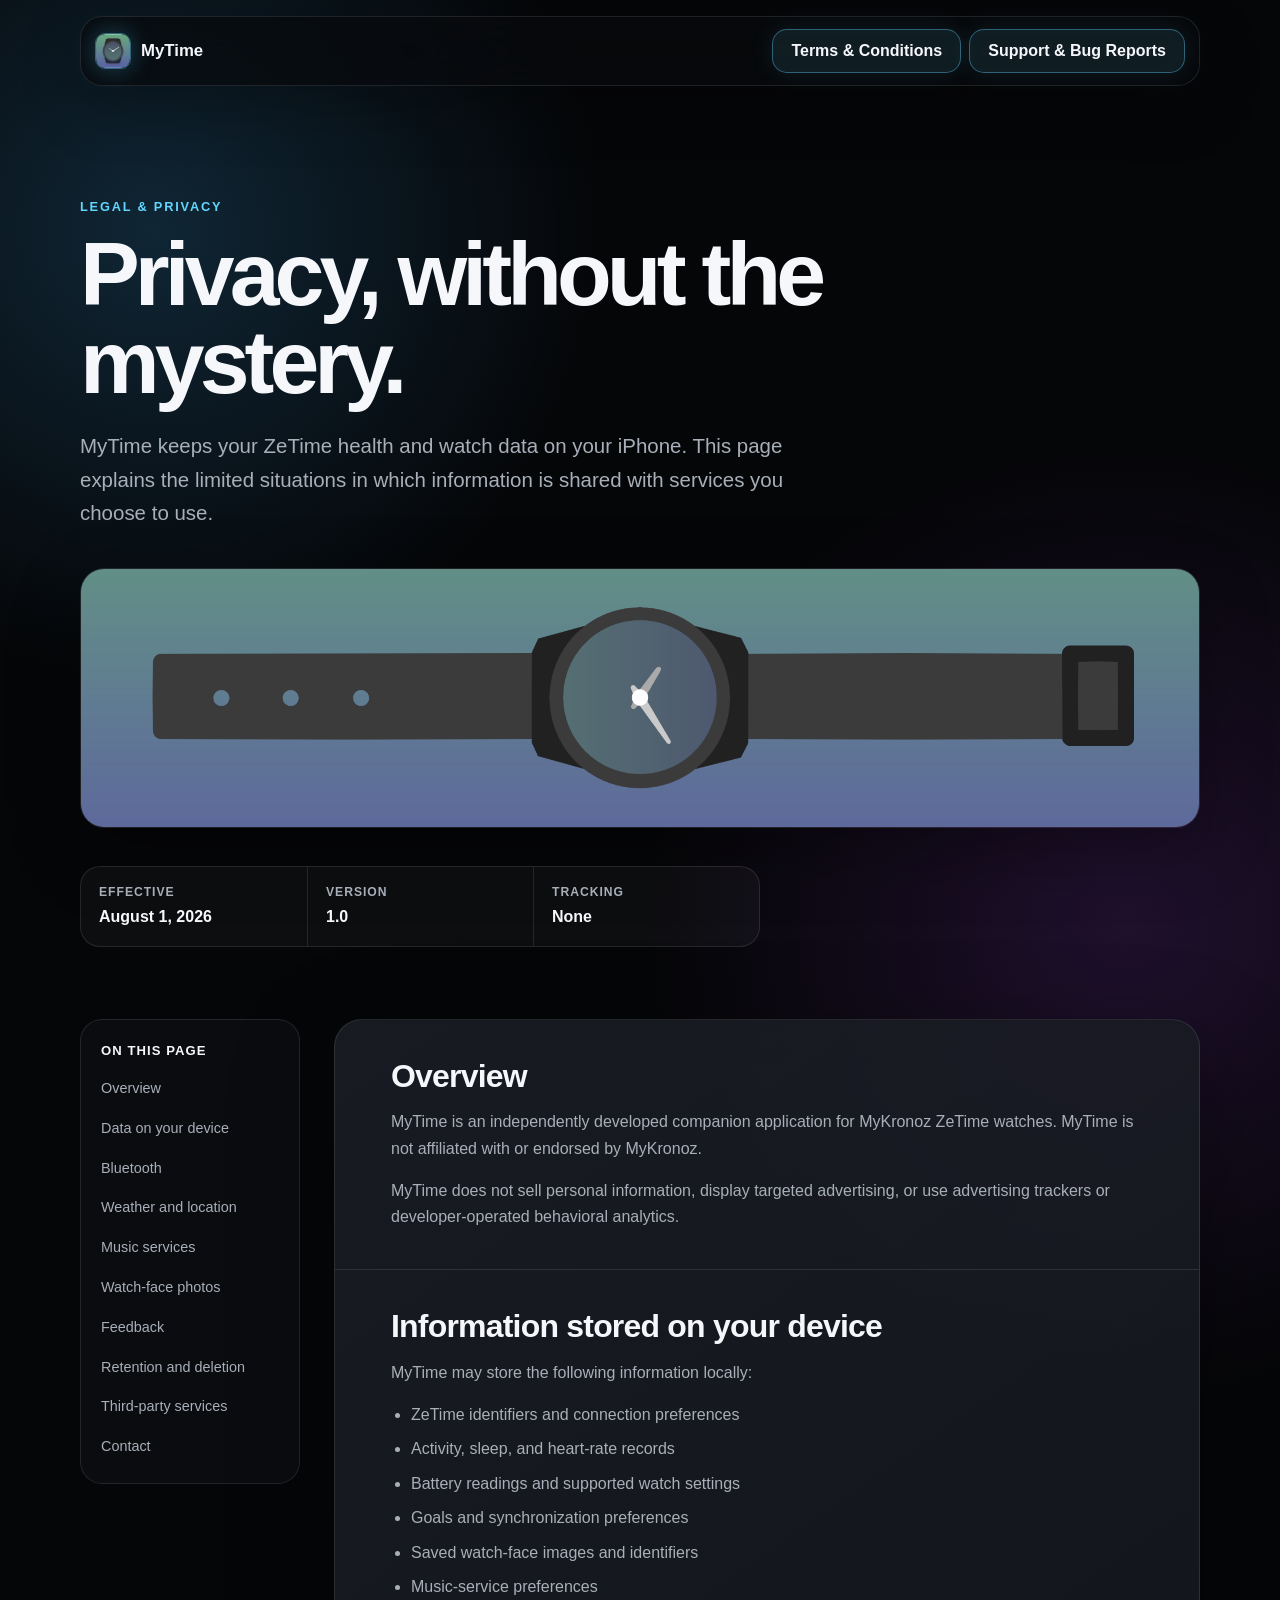
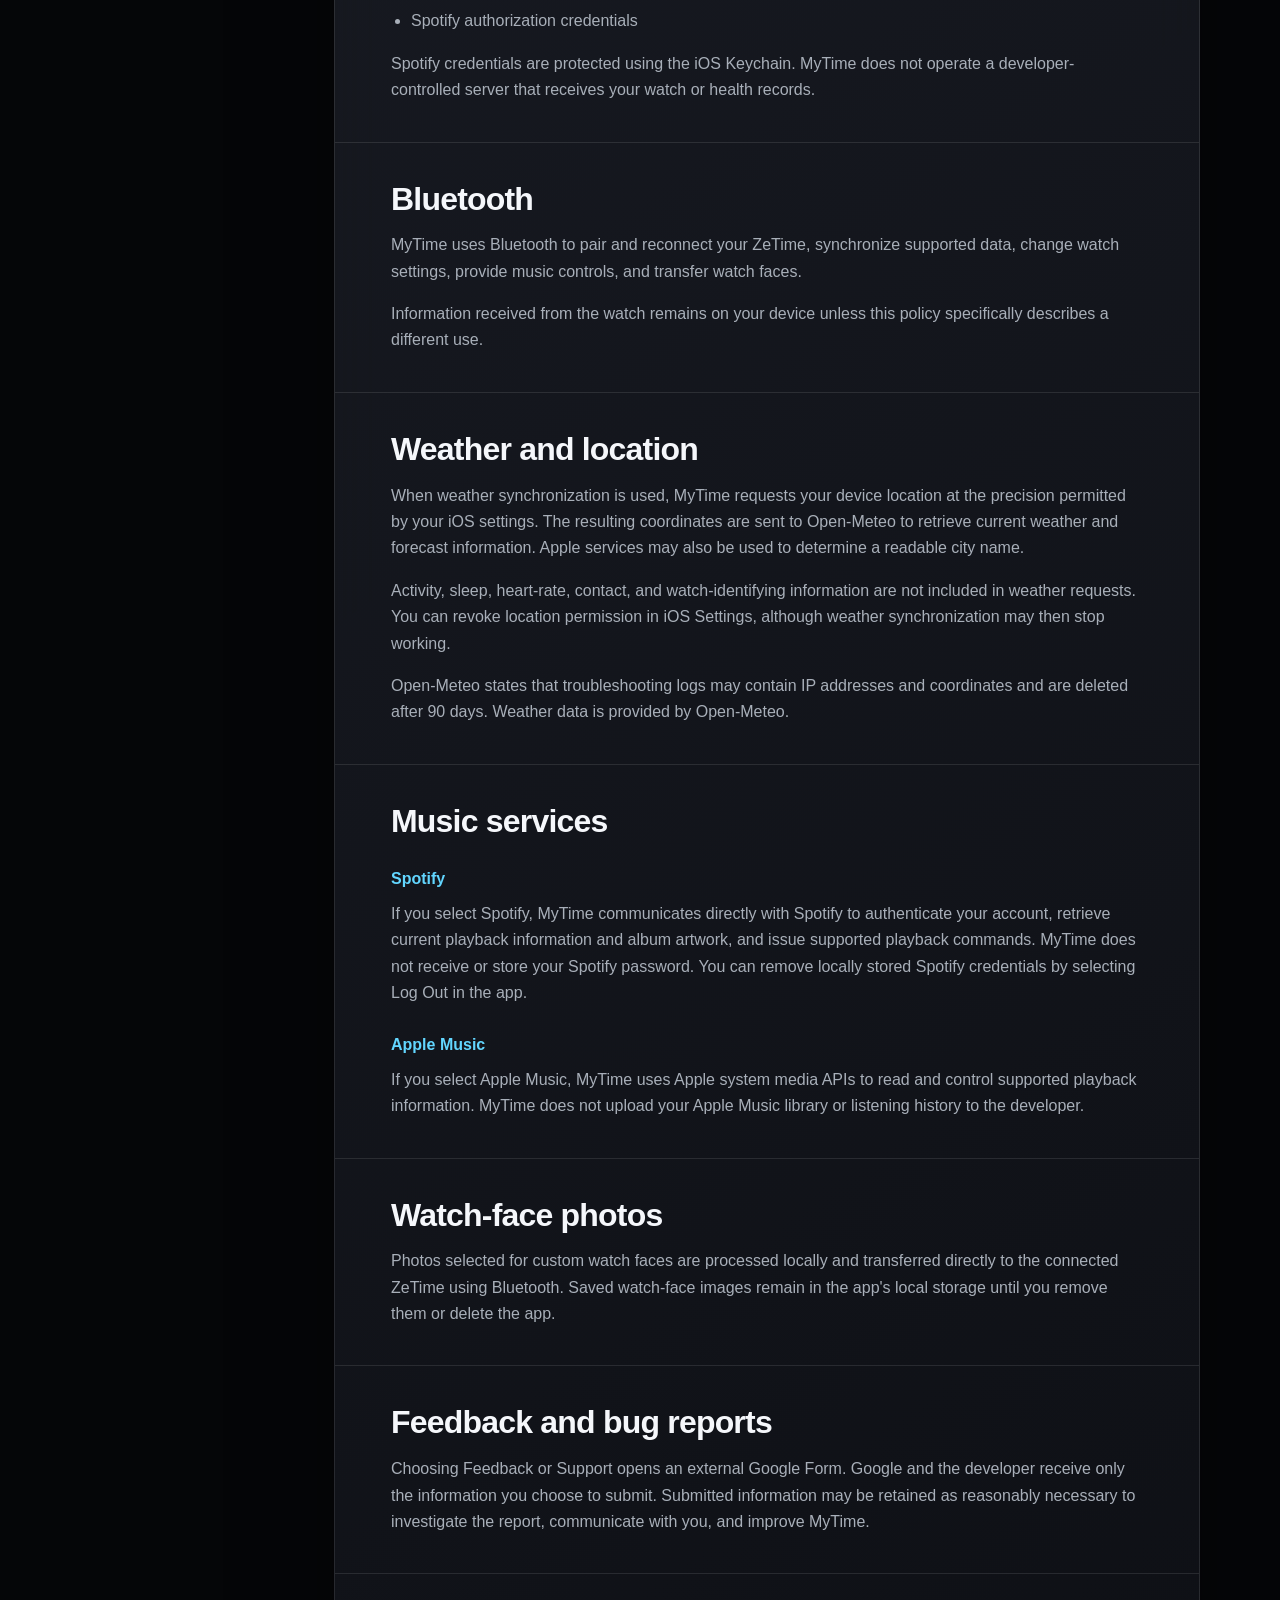
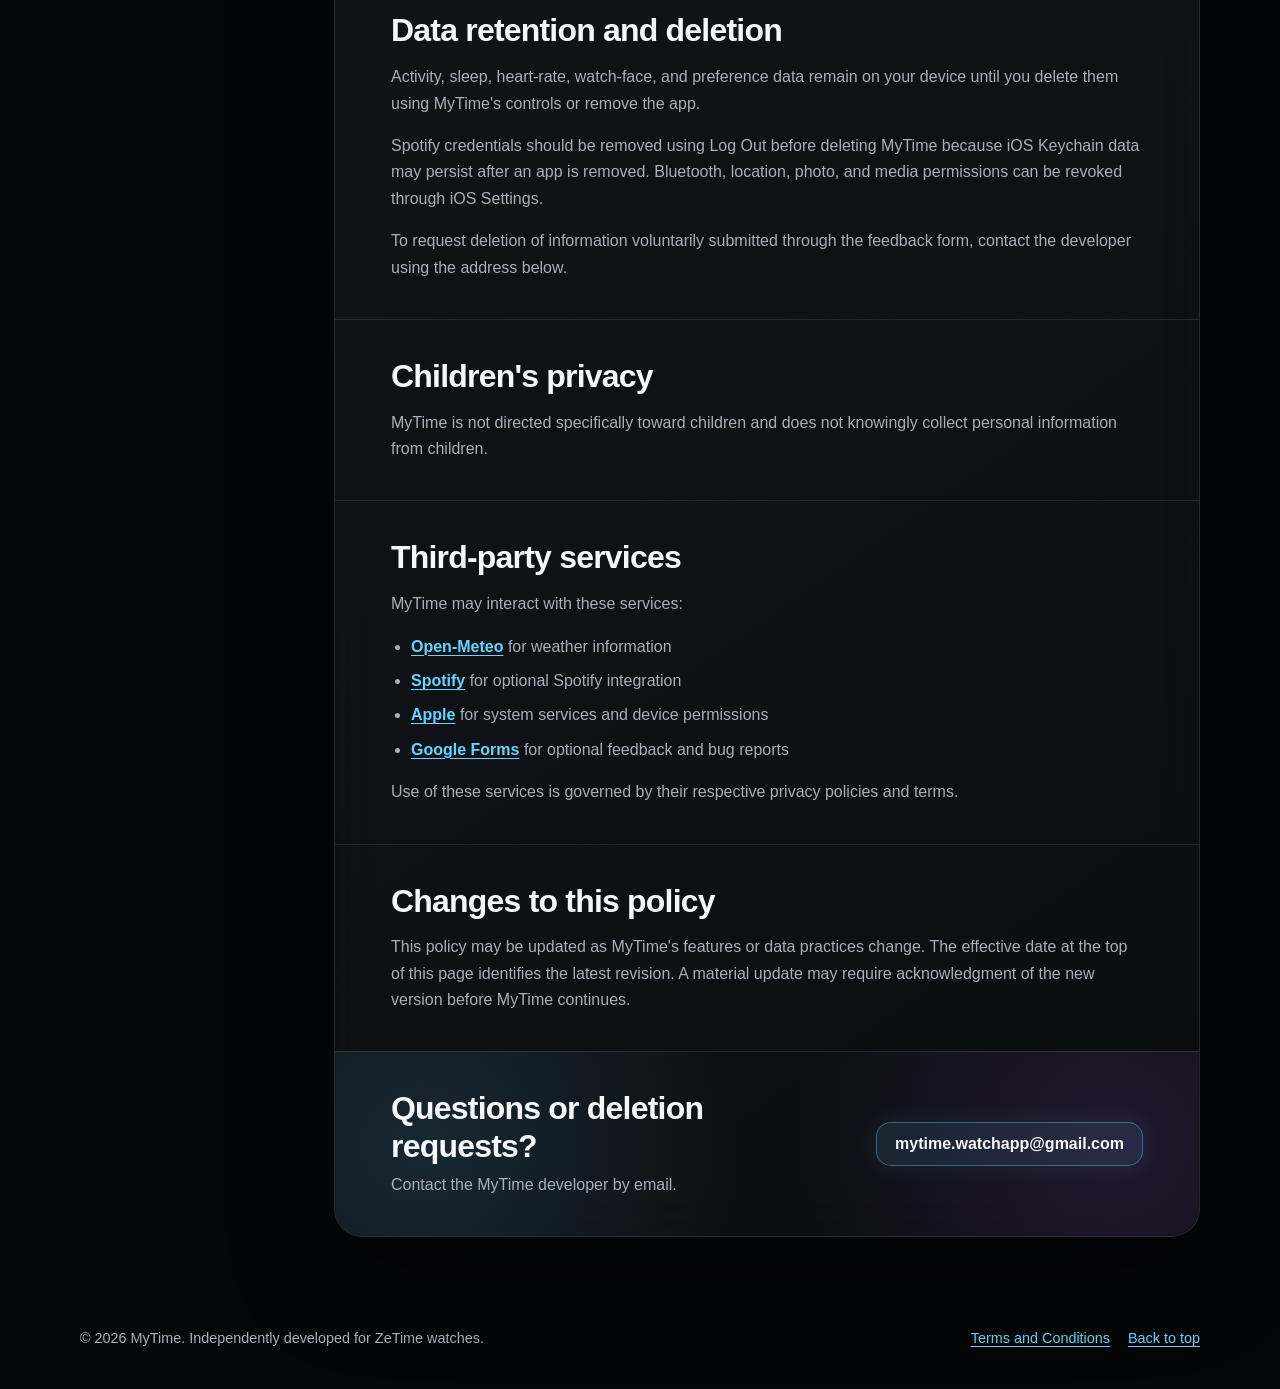
<file: index.html>
<!doctype html>
<html lang="en">
<head>
    <meta charset="utf-8">
    <meta name="viewport" content="width=device-width, initial-scale=1">
    <meta name="color-scheme" content="dark">
    <meta name="theme-color" content="#050608">
    <meta
        name="description"
        content="Privacy policy for MyTime, an independent companion app for MyKronoz ZeTime watches."
    >
    <title>MyTime Privacy Policy</title>
    <link rel="icon" type="image/png" href="app-icon.png">
    <link rel="apple-touch-icon" href="app-icon.png">
    <meta property="og:title" content="MyTime Privacy Policy">
    <meta
        property="og:description"
        content="Learn how MyTime handles ZeTime, location, music, and support information."
    >
    <meta property="og:type" content="website">
    <meta property="og:image" content="banner.png">
    <link rel="stylesheet" href="styles.css">
</head>
<body>
    <header class="site-header">
        <a class="brand" href="#top" aria-label="MyTime privacy policy home">
            <img class="brand-mark" src="app-icon.png" alt="">
            <span>MyTime</span>
        </a>

        <nav class="header-actions" aria-label="Legal and support links">
            <a class="support-link" href="terms.html">Terms &amp; Conditions</a>
            <a
                class="support-link"
                href="https://forms.gle/suvSdJX5YfnZWq1y6"
                target="_blank"
                rel="noopener noreferrer"
            >
                Support &amp; Bug Reports
            </a>
        </nav>
    </header>

    <main id="top">
        <section class="hero" aria-labelledby="page-title">
            <div class="eyebrow">Legal &amp; Privacy</div>
            <h1 id="page-title">Privacy, without the mystery.</h1>
            <p class="hero-copy">
                MyTime keeps your ZeTime health and watch data on your iPhone.
                This page explains the limited situations in which information
                is shared with services you choose to use.
            </p>

            <img
                class="hero-banner"
                src="banner.png"
                alt="Illustration of a ZeTime watch"
            >

            <div class="policy-meta" aria-label="Policy summary">
                <div>
                    <span class="meta-label">Effective</span>
                    <strong>August 1, 2026</strong>
                </div>
                <div>
                    <span class="meta-label">Version</span>
                    <strong>1.0</strong>
                </div>
                <div>
                    <span class="meta-label">Tracking</span>
                    <strong>None</strong>
                </div>
            </div>
        </section>

        <div class="layout">
            <nav class="contents" aria-label="Privacy policy sections">
                <p>On this page</p>
                <a href="#overview">Overview</a>
                <a href="#local-data">Data on your device</a>
                <a href="#bluetooth">Bluetooth</a>
                <a href="#weather">Weather and location</a>
                <a href="#music">Music services</a>
                <a href="#watch-faces">Watch-face photos</a>
                <a href="#feedback">Feedback</a>
                <a href="#retention">Retention and deletion</a>
                <a href="#third-parties">Third-party services</a>
                <a href="#contact">Contact</a>
            </nav>

            <article class="policy-card">
                <section id="overview">
                    <h2>Overview</h2>
                    <p>
                        MyTime is an independently developed companion
                        application for MyKronoz ZeTime watches. MyTime is not
                        affiliated with or endorsed by MyKronoz.
                    </p>
                    <p>
                        MyTime does not sell personal information, display
                        targeted advertising, or use advertising trackers or
                        developer-operated behavioral analytics.
                    </p>
                </section>

                <section id="local-data">
                    <h2>Information stored on your device</h2>
                    <p>MyTime may store the following information locally:</p>
                    <ul>
                        <li>ZeTime identifiers and connection preferences</li>
                        <li>Activity, sleep, and heart-rate records</li>
                        <li>Battery readings and supported watch settings</li>
                        <li>Goals and synchronization preferences</li>
                        <li>Saved watch-face images and identifiers</li>
                        <li>Music-service preferences</li>
                        <li>Spotify authorization credentials</li>
                    </ul>
                    <p>
                        Spotify credentials are protected using the iOS
                        Keychain. MyTime does not operate a developer-controlled
                        server that receives your watch or health records.
                    </p>
                </section>

                <section id="bluetooth">
                    <h2>Bluetooth</h2>
                    <p>
                        MyTime uses Bluetooth to pair and reconnect your ZeTime,
                        synchronize supported data, change watch settings,
                        provide music controls, and transfer watch faces.
                    </p>
                    <p>
                        Information received from the watch remains on your
                        device unless this policy specifically describes a
                        different use.
                    </p>
                </section>

                <section id="weather">
                    <h2>Weather and location</h2>
                    <p>
                        When weather synchronization is used, MyTime requests
                        your device location at the precision permitted by your
                        iOS settings. The resulting coordinates are sent to
                        Open-Meteo to retrieve current weather and forecast
                        information. Apple services may also be used to
                        determine a readable city name.
                    </p>
                    <p>
                        Activity, sleep, heart-rate, contact, and watch-identifying
                        information are not included in weather requests. You
                        can revoke location permission in iOS Settings, although
                        weather synchronization may then stop working.
                    </p>
                    <p>
                        Open-Meteo states that troubleshooting logs may contain
                        IP addresses and coordinates and are deleted after 90
                        days. Weather data is provided by Open-Meteo.
                    </p>
                </section>

                <section id="music">
                    <h2>Music services</h2>

                    <h3>Spotify</h3>
                    <p>
                        If you select Spotify, MyTime communicates directly with
                        Spotify to authenticate your account, retrieve current
                        playback information and album artwork, and issue
                        supported playback commands. MyTime does not receive or
                        store your Spotify password. You can remove locally
                        stored Spotify credentials by selecting Log Out in the
                        app.
                    </p>

                    <h3>Apple Music</h3>
                    <p>
                        If you select Apple Music, MyTime uses Apple system media
                        APIs to read and control supported playback information.
                        MyTime does not upload your Apple Music library or
                        listening history to the developer.
                    </p>
                </section>

                <section id="watch-faces">
                    <h2>Watch-face photos</h2>
                    <p>
                        Photos selected for custom watch faces are processed
                        locally and transferred directly to the connected ZeTime
                        using Bluetooth. Saved watch-face images remain in the
                        app's local storage until you remove them or delete the
                        app.
                    </p>
                </section>

                <section id="feedback">
                    <h2>Feedback and bug reports</h2>
                    <p>
                        Choosing Feedback or Support opens an external Google
                        Form. Google and the developer receive only the
                        information you choose to submit. Submitted information
                        may be retained as reasonably necessary to investigate
                        the report, communicate with you, and improve MyTime.
                    </p>
                </section>

                <section id="retention">
                    <h2>Data retention and deletion</h2>
                    <p>
                        Activity, sleep, heart-rate, watch-face, and preference
                        data remain on your device until you delete them using
                        MyTime's controls or remove the app.
                    </p>
                    <p>
                        Spotify credentials should be removed using Log Out
                        before deleting MyTime because iOS Keychain data may
                        persist after an app is removed. Bluetooth, location,
                        photo, and media permissions can be revoked through iOS
                        Settings.
                    </p>
                    <p>
                        To request deletion of information voluntarily submitted
                        through the feedback form, contact the developer using
                        the address below.
                    </p>
                </section>

                <section id="children">
                    <h2>Children's privacy</h2>
                    <p>
                        MyTime is not directed specifically toward children and
                        does not knowingly collect personal information from
                        children.
                    </p>
                </section>

                <section id="third-parties">
                    <h2>Third-party services</h2>
                    <p>MyTime may interact with these services:</p>
                    <ul class="service-list">
                        <li>
                            <a href="https://open-meteo.com/en/terms" target="_blank" rel="noopener noreferrer">Open-Meteo</a>
                            for weather information
                        </li>
                        <li>
                            <a href="https://www.spotify.com/legal/privacy-policy/" target="_blank" rel="noopener noreferrer">Spotify</a>
                            for optional Spotify integration
                        </li>
                        <li>
                            <a href="https://www.apple.com/legal/privacy/" target="_blank" rel="noopener noreferrer">Apple</a>
                            for system services and device permissions
                        </li>
                        <li>
                            <a href="https://policies.google.com/privacy" target="_blank" rel="noopener noreferrer">Google Forms</a>
                            for optional feedback and bug reports
                        </li>
                    </ul>
                    <p>
                        Use of these services is governed by their respective
                        privacy policies and terms.
                    </p>
                </section>

                <section id="changes">
                    <h2>Changes to this policy</h2>
                    <p>
                        This policy may be updated as MyTime's features or data
                        practices change. The effective date at the top of this
                        page identifies the latest revision. A material update
                        may require acknowledgment of the new version before
                        MyTime continues.
                    </p>
                </section>

                <section id="contact" class="contact-section">
                    <div>
                        <h2>Questions or deletion requests?</h2>
                        <p>Contact the MyTime developer by email.</p>
                    </div>
                    <a class="email-button" href="mailto:mytime.watchapp@gmail.com">
                        mytime.watchapp@gmail.com
                    </a>
                </section>
            </article>
        </div>
    </main>

    <footer>
        <p>&copy; 2026 MyTime. Independently developed for ZeTime watches.</p>
        <div class="footer-links">
            <a href="terms.html">Terms and Conditions</a>
            <a href="#top">Back to top</a>
        </div>
    </footer>
</body>
</html>
</file>
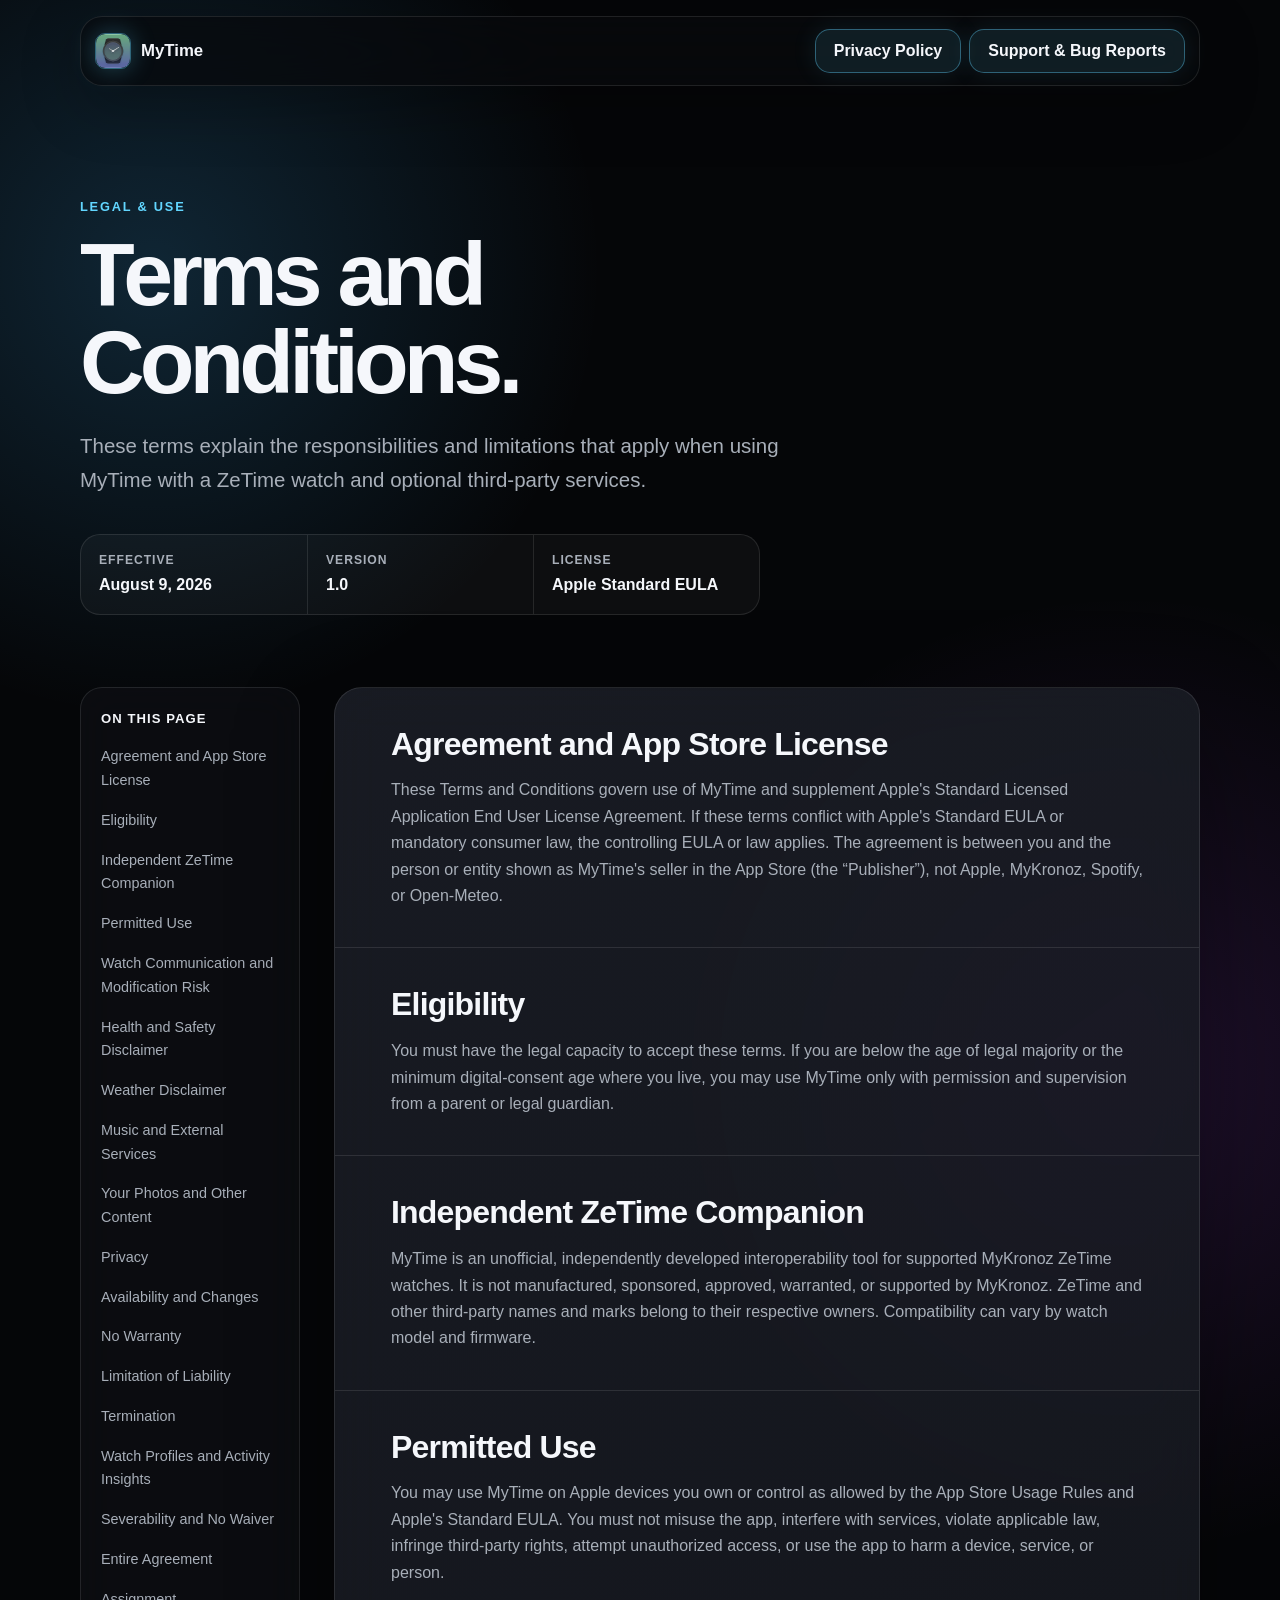
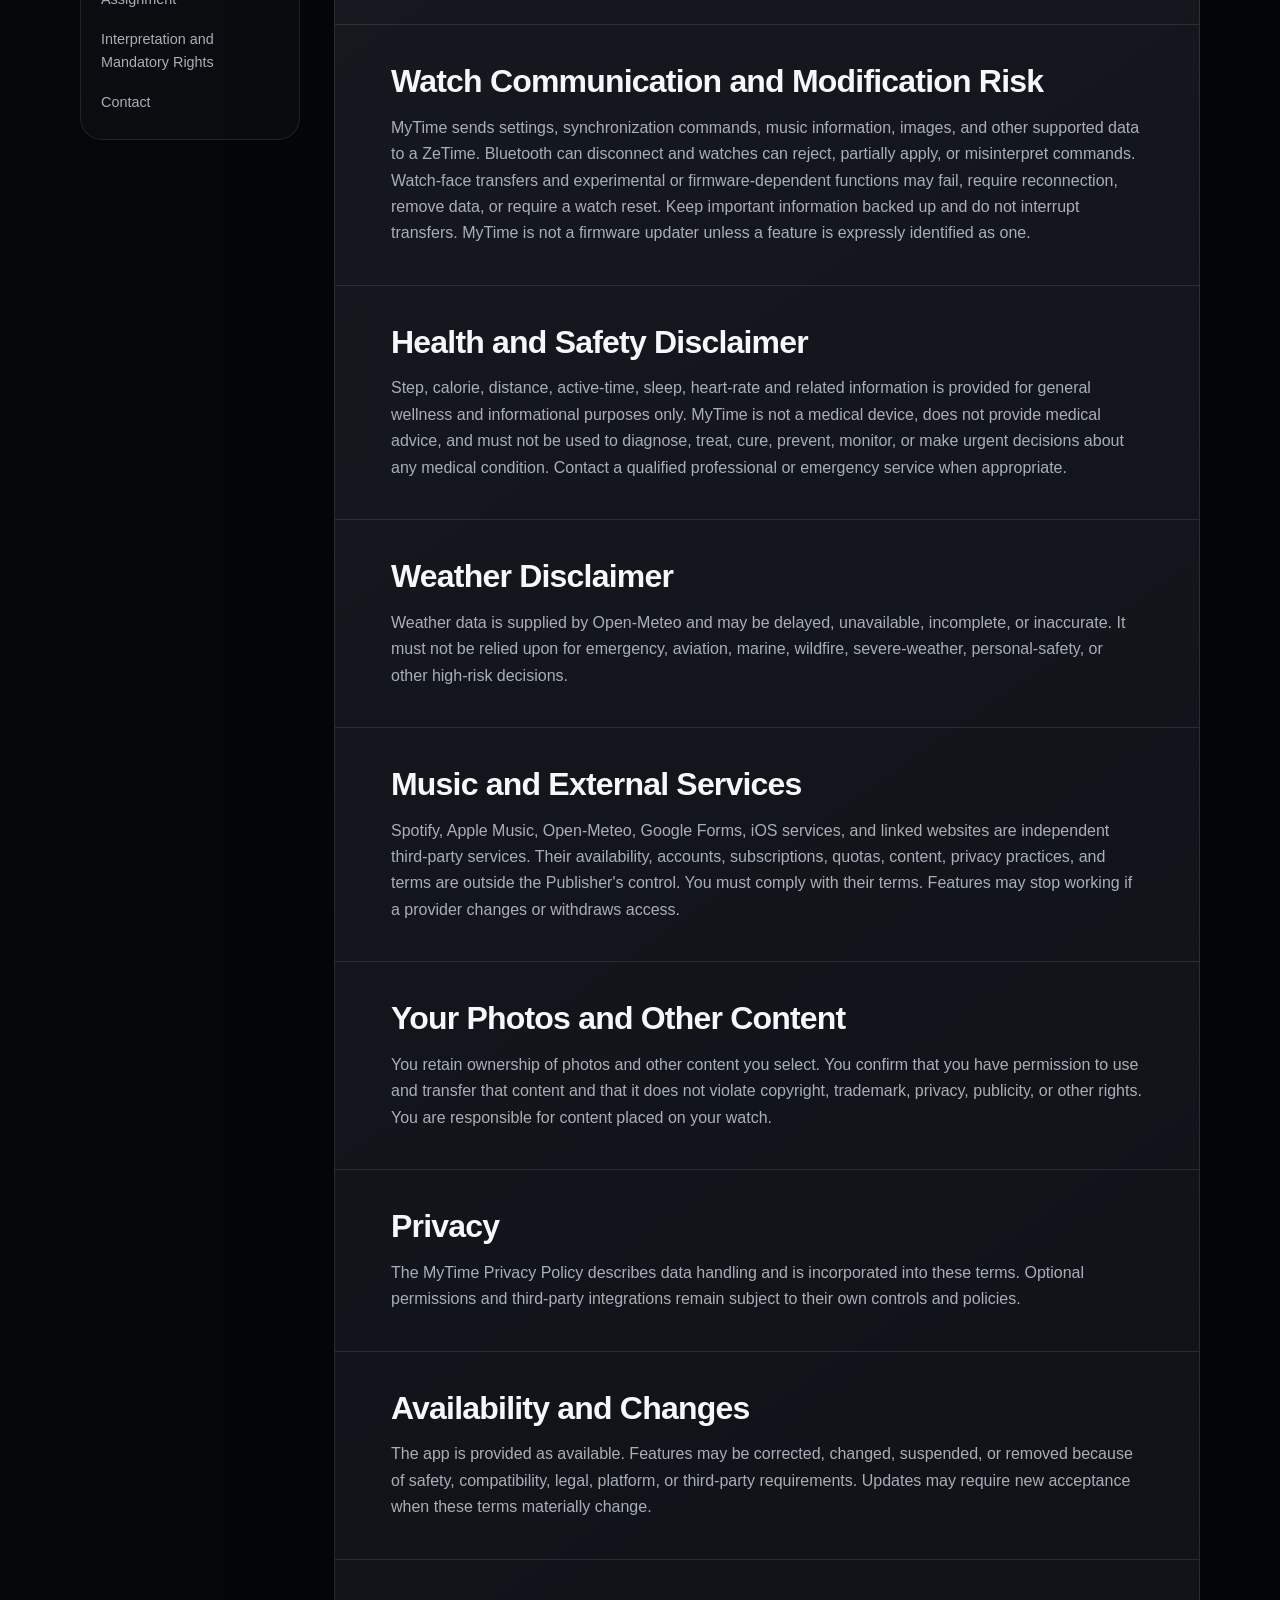
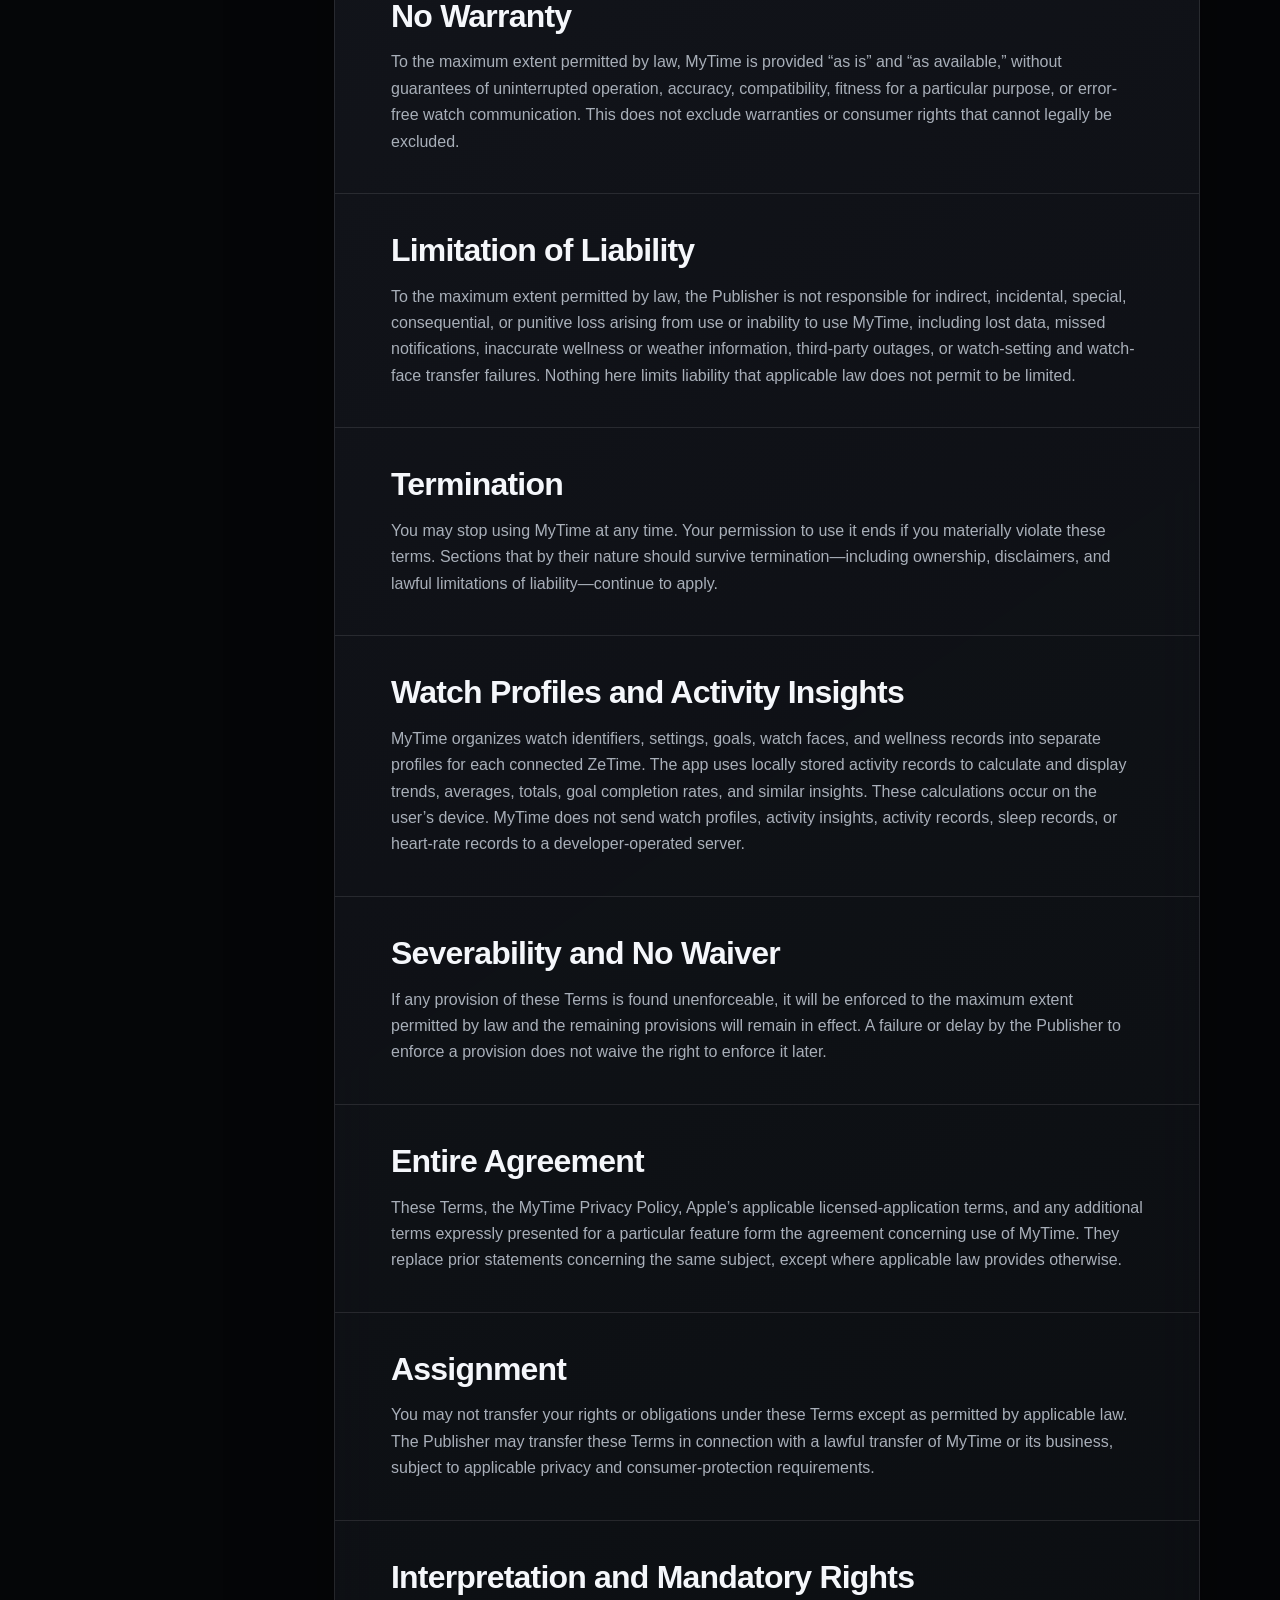
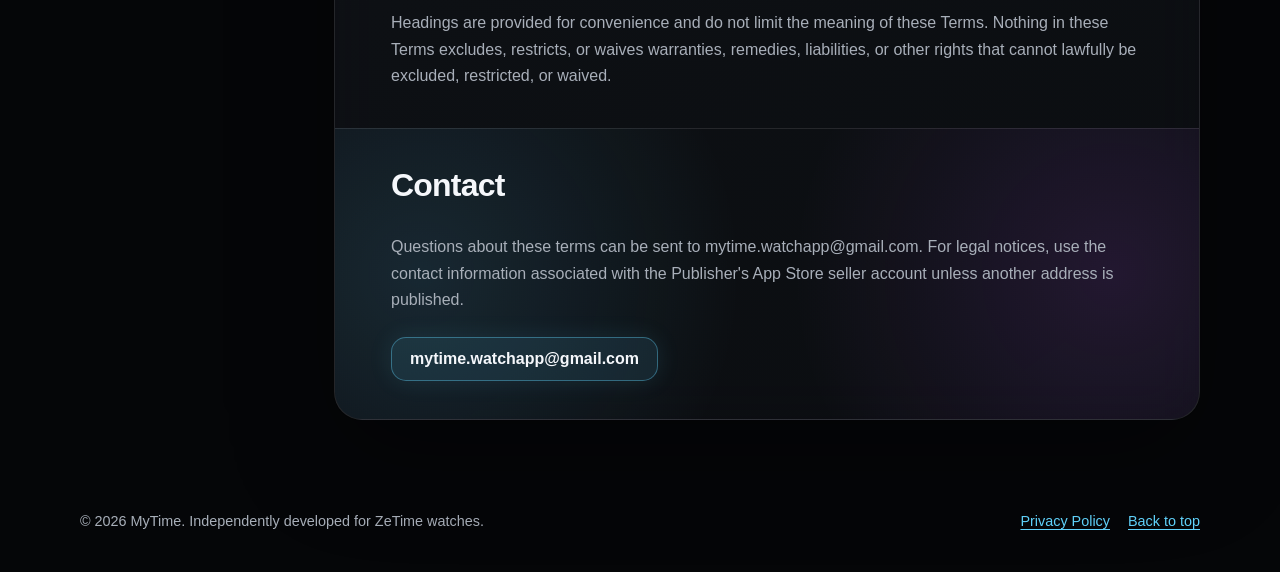
<file: terms.html>
<!doctype html>
<html lang="en">
<head>
    <meta charset="utf-8">
    <meta name="viewport" content="width=device-width, initial-scale=1">
    <meta name="color-scheme" content="dark">
    <meta name="theme-color" content="#050608">
    <meta name="description" content="Terms and Conditions for MyTime, an independent ZeTime companion app.">
    <title>MyTime Terms and Conditions</title>
    <link rel="icon" type="image/png" href="app-icon.png">
    <link rel="apple-touch-icon" href="app-icon.png">
    <meta property="og:title" content="MyTime Terms and Conditions">
    <meta property="og:description" content="Terms for using the MyTime ZeTime companion app.">
    <meta property="og:type" content="website">
    <meta property="og:image" content="banner.png">
    <link rel="stylesheet" href="styles.css">
    <script src="legal-renderer.js" defer></script>
</head>
<body data-legal-document="terms">
    <header class="site-header">
        <a class="brand" href="index.html" aria-label="MyTime privacy policy">
            <img class="brand-mark" src="app-icon.png" alt="">
            <span>MyTime</span>
        </a>
        <nav class="header-actions" aria-label="Legal and support links">
            <a class="support-link" href="index.html">Privacy Policy</a>
            <a
                class="support-link"
                href="https://forms.gle/suvSdJX5YfnZWq1y6"
                target="_blank"
                rel="noopener noreferrer"
            >
                Support &amp; Bug Reports
            </a>
        </nav>
    </header>

    <main id="top">
        <section class="hero" aria-labelledby="page-title">
            <div class="eyebrow">Legal &amp; Use</div>
            <h1 id="page-title">Terms and Conditions.</h1>
            <p class="hero-copy">
                These terms explain the responsibilities and limitations that
                apply when using MyTime with a ZeTime watch and optional
                third-party services.
            </p>

            <div class="policy-meta" aria-label="Terms summary">
                <div><span class="meta-label">Effective</span><strong id="legal-effective">August 9, 2026</strong></div>
                <div><span class="meta-label">Version</span><strong id="legal-version">1.0</strong></div>
                <div><span class="meta-label">License</span><strong>Apple Standard EULA</strong></div>
            </div>
        </section>

        <div class="layout">
            <nav id="legal-contents" class="contents" aria-label="Terms sections">
                <p>On this page</p>
                <a href="#agreement">Agreement</a>
                <a href="#eligibility">Eligibility</a>
                <a href="#independent">Independent app</a>
                <a href="#use">Permitted use</a>
                <a href="#watch-risk">Watch communication</a>
                <a href="#health">Health disclaimer</a>
                <a href="#weather">Weather disclaimer</a>
                <a href="#services">External services</a>
                <a href="#content">Your content</a>
                <a href="#warranty">Warranty and liability</a>
                <a href="#contact">Contact</a>
            </nav>

            <article id="legal-sections" class="policy-card">
                <section id="agreement">
                    <h2>Agreement and App Store license</h2>
                    <p>
                        These Terms and Conditions govern use of MyTime and
                        supplement Apple's Standard Licensed Application End
                        User License Agreement. If these terms conflict with
                        Apple's Standard EULA or mandatory consumer law, the
                        controlling EULA or law applies. This agreement is
                        between you and the person or entity shown as MyTime's
                        seller in the App Store (the “Publisher”), not Apple,
                        MyKronoz, Spotify, or Open-Meteo.
                    </p>
                </section>

                <section id="eligibility">
                    <h2>Eligibility</h2>
                    <p>
                        You must have legal capacity to accept these terms. If
                        you are below the age of legal majority or the minimum
                        digital-consent age where you live, use MyTime only with
                        permission and supervision from a parent or legal guardian.
                    </p>
                </section>

                <section id="independent">
                    <h2>Independent ZeTime companion</h2>
                    <p>
                        MyTime is an unofficial, independently developed
                        interoperability tool for supported MyKronoz ZeTime
                        watches. It is not manufactured, sponsored, approved,
                        warranted, or supported by MyKronoz. ZeTime and other
                        third-party names and marks belong to their respective
                        owners. Compatibility may vary by model and firmware.
                    </p>
                </section>

                <section id="use">
                    <h2>Permitted use</h2>
                    <p>
                        You may use MyTime on Apple devices you own or control as
                        allowed by the App Store Usage Rules and Apple's Standard
                        EULA. You must not misuse the app, interfere with services,
                        violate law, infringe third-party rights, attempt
                        unauthorized access, or use the app to harm a device,
                        service, or person.
                    </p>
                </section>

                <section id="watch-risk">
                    <h2>Watch communication and modification risk</h2>
                    <p>
                        MyTime sends settings, synchronization commands, music
                        information, images, and other supported data to a ZeTime.
                        Bluetooth can disconnect, and a watch can reject, partly
                        apply, or misinterpret commands. Watch-face transfers and
                        firmware-dependent functions may fail, require
                        reconnection, remove data, or require a watch reset. Keep
                        important information backed up and do not interrupt
                        transfers. MyTime is not a firmware updater unless a
                        feature is expressly identified as one.
                    </p>
                </section>

                <section id="health">
                    <h2>Health and safety disclaimer</h2>
                    <p>
                        Step, calorie, distance, active-time, sleep, heart-rate,
                        and related information is for general wellness and
                        informational purposes only. MyTime is not a medical
                        device, provides no medical advice, and must not be used
                        to diagnose, treat, cure, prevent, monitor, or make urgent
                        decisions about a medical condition. Contact a qualified
                        professional or emergency service when appropriate.
                    </p>
                </section>

                <section id="weather">
                    <h2>Weather disclaimer</h2>
                    <p>
                        Weather data is supplied by Open-Meteo and may be delayed,
                        unavailable, incomplete, or inaccurate. Do not rely on it
                        for emergency, aviation, marine, wildfire, severe-weather,
                        personal-safety, or other high-risk decisions.
                    </p>
                </section>

                <section id="services">
                    <h2>Music and external services</h2>
                    <p>
                        Spotify, Apple Music, Open-Meteo, Google Forms, iOS
                        services, and linked websites are independent third-party
                        services. Their availability, accounts, subscriptions,
                        quotas, content, privacy practices, and terms are outside
                        the Publisher's control. You must comply with their terms.
                        Features may stop working if a provider changes or
                        withdraws access.
                    </p>
                </section>

                <section id="content">
                    <h2>Your photos and other content</h2>
                    <p>
                        You retain ownership of content you select. You confirm
                        that you have permission to use and transfer it and that
                        it does not violate copyright, trademark, privacy,
                        publicity, or other rights. You are responsible for
                        content placed on your watch.
                    </p>
                </section>

                <section id="privacy">
                    <h2>Privacy, availability, and changes</h2>
                    <p>
                        The MyTime Privacy Policy describes data handling and is
                        incorporated into these terms. The app is provided as
                        available. Features may be corrected, changed, suspended,
                        or removed for safety, compatibility, legal, platform, or
                        third-party requirements. Material changes may require
                        acceptance of a new version.
                    </p>
                </section>

                <section id="warranty">
                    <h2>No warranty and limitation of liability</h2>
                    <p>
                        To the maximum extent permitted by law, MyTime is provided
                        “as is” and “as available,” without guarantees of
                        uninterrupted operation, accuracy, compatibility, fitness
                        for a particular purpose, or error-free watch communication.
                        This does not exclude warranties or consumer rights that
                        cannot legally be excluded.
                    </p>
                    <p>
                        To the maximum extent permitted by law, the Publisher is
                        not responsible for indirect, incidental, special,
                        consequential, or punitive loss arising from use or
                        inability to use MyTime, including lost data, missed
                        notifications, inaccurate wellness or weather information,
                        third-party outages, or watch-setting and watch-face
                        transfer failures. Nothing limits liability that applicable
                        law does not permit to be limited.
                    </p>
                </section>

                <section id="termination">
                    <h2>Termination</h2>
                    <p>
                        You may stop using MyTime at any time. Permission to use
                        it ends if you materially violate these terms. Sections
                        that by their nature should survive—including ownership,
                        disclaimers, and lawful limitations of liability—continue.
                    </p>
                </section>

                <section id="contact" class="contact-section">
                    <div>
                        <h2>Questions about these terms?</h2>
                        <p>Contact the MyTime developer by email.</p>
                    </div>
                    <a class="email-button" href="mailto:mytime.watchapp@gmail.com">
                        mytime.watchapp@gmail.com
                    </a>
                </section>
            </article>
        </div>
    </main>

    <footer>
        <p>&copy; 2026 MyTime. Independently developed for ZeTime watches.</p>
        <div class="footer-links">
            <a href="index.html">Privacy Policy</a>
            <a href="#top">Back to top</a>
        </div>
    </footer>
</body>
</html>
</file>
<file: styles.css>
:root {
    color-scheme: dark;
    --background: #050608;
    --surface: rgba(22, 25, 31, 0.78);
    --surface-strong: #15181e;
    --text: #f5f7fb;
    --muted: #a8afb9;
    --line: rgba(255, 255, 255, 0.1);
    --cyan: #62d6ff;
    --purple: #bc62ff;
    --green: #35e07b;
    --content-width: 1120px;
    --radius: 28px;
}

* {
    box-sizing: border-box;
}

html {
    scroll-behavior: smooth;
}

body {
    min-height: 100vh;
    margin: 0;
    color: var(--text);
    background:
        radial-gradient(circle at 12% 5%, rgba(63, 182, 255, 0.18), transparent 28rem),
        radial-gradient(circle at 88% 20%, rgba(182, 72, 255, 0.15), transparent 30rem),
        var(--background);
    font-family: -apple-system, BlinkMacSystemFont, "SF Pro Text", "Segoe UI", sans-serif;
    line-height: 1.65;
    -webkit-font-smoothing: antialiased;
}

a {
    color: var(--cyan);
    text-decoration-thickness: 1px;
    text-underline-offset: 0.2em;
}

a:hover {
    color: #a9eaff;
}

a:focus-visible {
    outline: 3px solid var(--cyan);
    outline-offset: 4px;
    border-radius: 8px;
}

.site-header {
    position: sticky;
    z-index: 20;
    top: 0;
    display: flex;
    align-items: center;
    justify-content: space-between;
    width: min(calc(100% - 32px), var(--content-width));
    margin: 16px auto 0;
    padding: 12px 14px;
    border: 1px solid var(--line);
    border-radius: 22px;
    background: rgba(8, 10, 13, 0.76);
    box-shadow: 0 18px 60px rgba(0, 0, 0, 0.28);
    backdrop-filter: blur(22px) saturate(145%);
    -webkit-backdrop-filter: blur(22px) saturate(145%);
}

.brand {
    display: inline-flex;
    align-items: center;
    gap: 10px;
    color: var(--text);
    font-size: 1.05rem;
    font-weight: 750;
    text-decoration: none;
}

.brand-mark {
    width: 36px;
    height: 36px;
    border: 1px solid rgba(98, 214, 255, 0.45);
    border-radius: 10px;
    box-shadow: 0 0 24px rgba(98, 214, 255, 0.28);
    object-fit: cover;
}

.header-actions {
    display: flex;
    flex-wrap: wrap;
    justify-content: flex-end;
    gap: 8px;
}

.support-link,
.email-button {
    display: inline-flex;
    align-items: center;
    justify-content: center;
    min-height: 44px;
    padding: 0 18px;
    border: 1px solid rgba(98, 214, 255, 0.38);
    border-radius: 15px;
    color: var(--text);
    background: rgba(98, 214, 255, 0.1);
    box-shadow: 0 0 24px rgba(98, 214, 255, 0.1);
    font-weight: 680;
    text-decoration: none;
}

.support-link:hover,
.email-button:hover {
    color: var(--text);
    background: rgba(98, 214, 255, 0.18);
}

main {
    width: min(calc(100% - 32px), var(--content-width));
    margin: 0 auto;
}

.hero {
    padding: 110px 0 72px;
}

.eyebrow {
    margin-bottom: 14px;
    color: var(--cyan);
    font-size: 0.8rem;
    font-weight: 800;
    letter-spacing: 0.14em;
    text-transform: uppercase;
}

h1,
h2,
h3,
p {
    margin-top: 0;
}

h1 {
    max-width: 820px;
    margin-bottom: 22px;
    font-size: clamp(2.8rem, 7vw, 5.8rem);
    line-height: 0.98;
    letter-spacing: -0.055em;
}

.hero-copy {
    max-width: 740px;
    color: var(--muted);
    font-size: clamp(1.08rem, 2vw, 1.28rem);
}

.hero-banner {
    display: block;
    width: 100%;
    max-height: 260px;
    margin-top: 38px;
    border: 1px solid var(--line);
    border-radius: 24px;
    box-shadow: 0 24px 70px rgba(0, 0, 0, 0.3);
    object-fit: cover;
}

.policy-meta {
    display: grid;
    grid-template-columns: repeat(3, minmax(0, 1fr));
    max-width: 680px;
    margin-top: 38px;
    overflow: hidden;
    border: 1px solid var(--line);
    border-radius: 20px;
    background: rgba(255, 255, 255, 0.035);
}

.policy-meta div {
    padding: 15px 18px;
}

.policy-meta div + div {
    border-left: 1px solid var(--line);
}

.meta-label {
    display: block;
    color: var(--muted);
    font-size: 0.76rem;
    font-weight: 700;
    letter-spacing: 0.08em;
    text-transform: uppercase;
}

.policy-meta strong {
    display: block;
    margin-top: 2px;
}

.layout {
    display: grid;
    grid-template-columns: 220px minmax(0, 1fr);
    gap: 34px;
    align-items: start;
    padding-bottom: 90px;
}

.contents {
    position: sticky;
    top: 104px;
    display: flex;
    flex-direction: column;
    gap: 8px;
    padding: 20px;
    border: 1px solid var(--line);
    border-radius: 22px;
    background: rgba(16, 18, 23, 0.58);
    backdrop-filter: blur(18px);
    -webkit-backdrop-filter: blur(18px);
}

.contents p {
    margin-bottom: 4px;
    color: var(--text);
    font-size: 0.82rem;
    font-weight: 800;
    letter-spacing: 0.08em;
    text-transform: uppercase;
}

.contents a {
    padding: 4px 0;
    color: var(--muted);
    font-size: 0.9rem;
    text-decoration: none;
}

.contents a:hover {
    color: var(--cyan);
}

.policy-card {
    overflow: hidden;
    border: 1px solid var(--line);
    border-radius: var(--radius);
    background: linear-gradient(145deg, rgba(27, 30, 38, 0.88), rgba(13, 15, 19, 0.82));
    box-shadow: 0 34px 100px rgba(0, 0, 0, 0.35);
    backdrop-filter: blur(26px) saturate(130%);
    -webkit-backdrop-filter: blur(26px) saturate(130%);
}

.policy-card section {
    scroll-margin-top: 110px;
    padding: 38px clamp(24px, 5vw, 56px);
}

.policy-card section + section {
    border-top: 1px solid var(--line);
}

h2 {
    margin-bottom: 14px;
    font-size: clamp(1.45rem, 3vw, 2rem);
    line-height: 1.18;
    letter-spacing: -0.025em;
}

h3 {
    margin: 26px 0 8px;
    color: var(--cyan);
    font-size: 1rem;
}

.policy-card p,
.policy-card li {
    color: var(--muted);
}

.policy-card p:last-child,
.policy-card ul:last-child {
    margin-bottom: 0;
}

ul {
    padding-left: 1.25rem;
}

li + li {
    margin-top: 8px;
}

.service-list a {
    font-weight: 700;
}

.contact-section {
    display: flex;
    align-items: center;
    justify-content: space-between;
    gap: 24px;
    background:
        radial-gradient(circle at 10% 50%, rgba(98, 214, 255, 0.13), transparent 20rem),
        radial-gradient(circle at 90% 50%, rgba(188, 98, 255, 0.13), transparent 20rem);
}

.generated-contact {
    align-items: flex-start;
    flex-direction: column;
}

.contact-section h2 {
    margin-bottom: 6px;
}

.contact-section p {
    margin-bottom: 0;
}

footer {
    display: flex;
    align-items: center;
    justify-content: space-between;
    width: min(calc(100% - 32px), var(--content-width));
    margin: 0 auto;
    padding: 0 0 38px;
    color: var(--muted);
    font-size: 0.9rem;
}

footer p {
    margin: 0;
}

.footer-links {
    display: flex;
    flex-wrap: wrap;
    gap: 18px;
}

@media (max-width: 760px) {
    .site-header {
        display: grid;
        gap: 10px;
        margin-top: 10px;
    }

    .header-actions {
        display: grid;
        grid-template-columns: repeat(2, minmax(0, 1fr));
    }

    .support-link {
        padding: 0 12px;
        font-size: 0.82rem;
        text-align: center;
    }

    .hero {
        padding: 74px 0 50px;
    }

    .policy-meta {
        grid-template-columns: 1fr;
    }

    .policy-meta div + div {
        border-top: 1px solid var(--line);
        border-left: 0;
    }

    .layout {
        grid-template-columns: 1fr;
        gap: 20px;
    }

    .contents {
        position: static;
        display: grid;
        grid-template-columns: repeat(2, minmax(0, 1fr));
    }

    .contents p {
        grid-column: 1 / -1;
    }

    .contact-section,
    footer {
        align-items: flex-start;
        flex-direction: column;
    }

    .footer-links {
        flex-direction: column;
        gap: 10px;
    }

    .email-button {
        width: 100%;
        padding-inline: 10px;
        font-size: 0.9rem;
    }
}

@media (prefers-reduced-motion: reduce) {
    html {
        scroll-behavior: auto;
    }
}

@media print {
    :root {
        color-scheme: light;
    }

    body {
        color: #111;
        background: #fff;
    }

    .site-header,
    .contents,
    footer {
        display: none;
    }

    .hero {
        padding: 20px 0 30px;
    }

    .hero-copy,
    .policy-card p,
    .policy-card li {
        color: #333;
    }

    .layout {
        display: block;
    }

    .policy-card {
        border: 1px solid #ccc;
        color: #111;
        background: #fff;
        box-shadow: none;
    }
}
</file>
